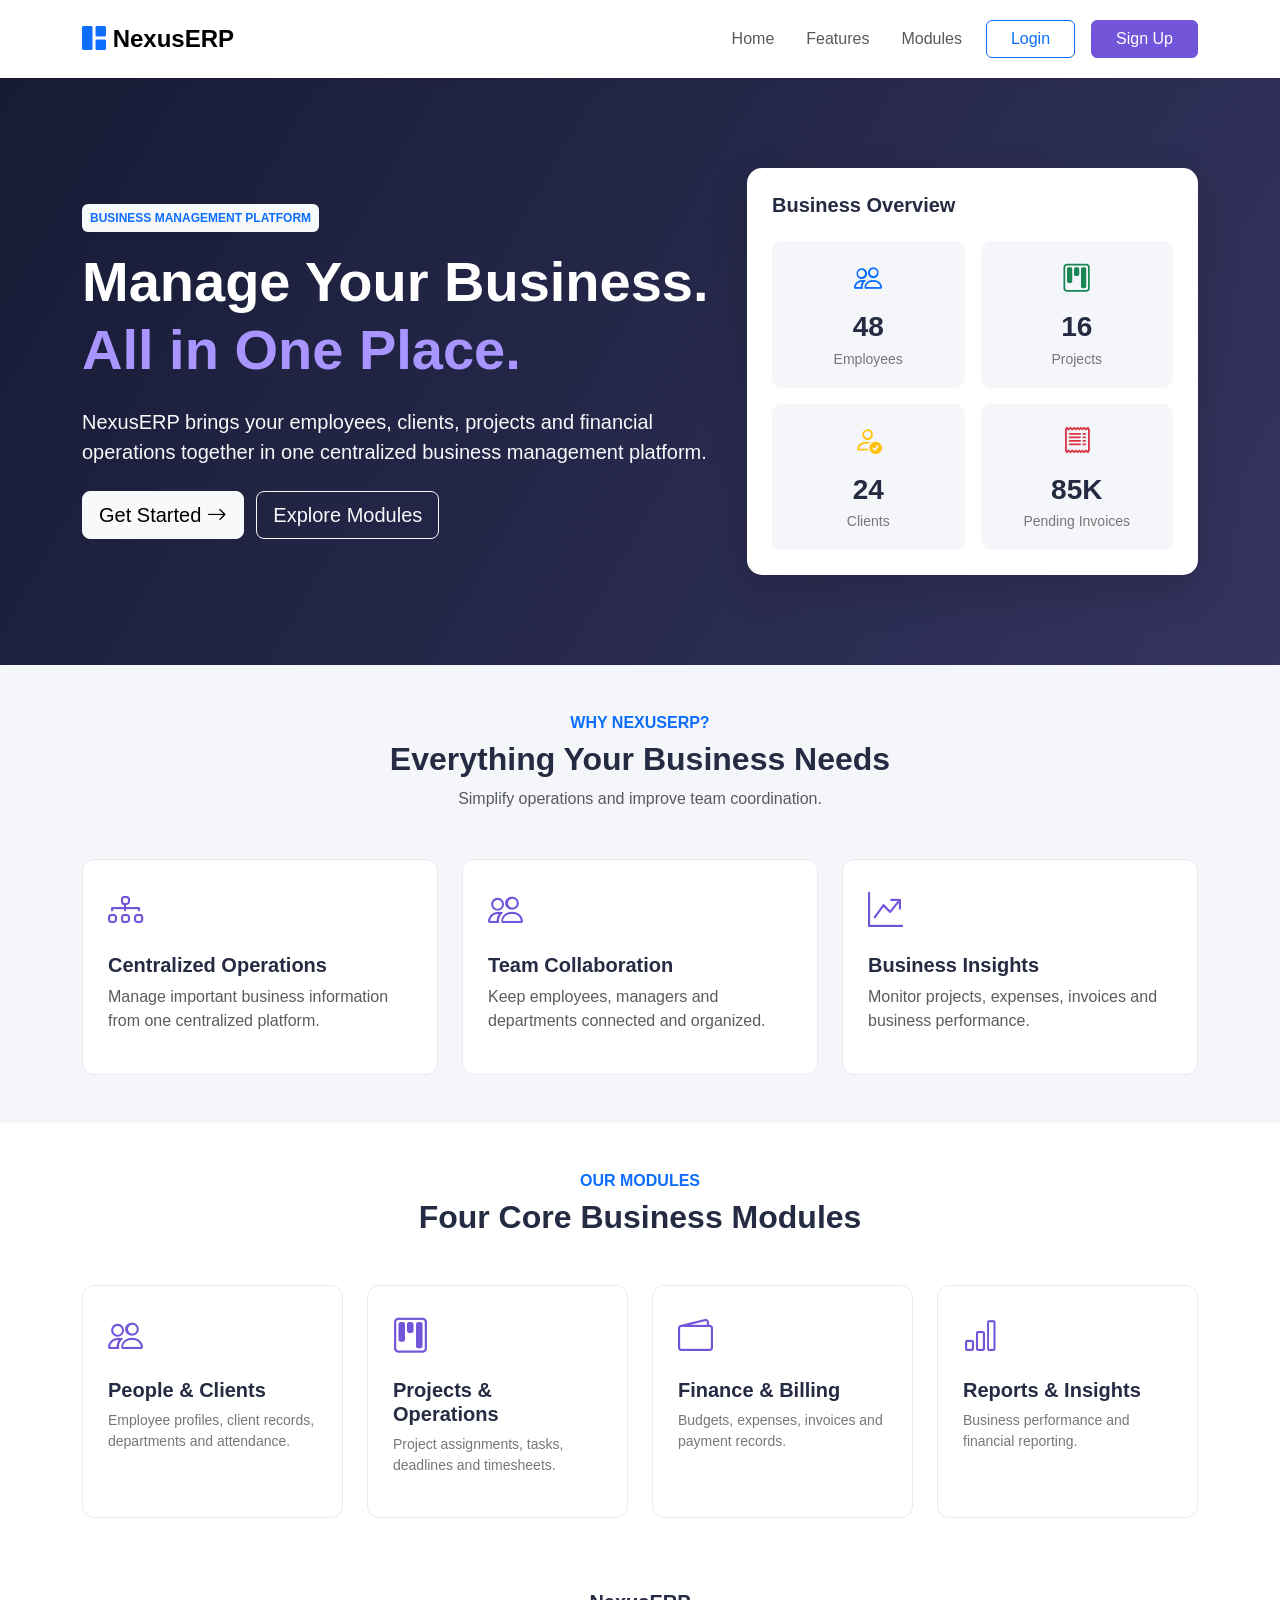
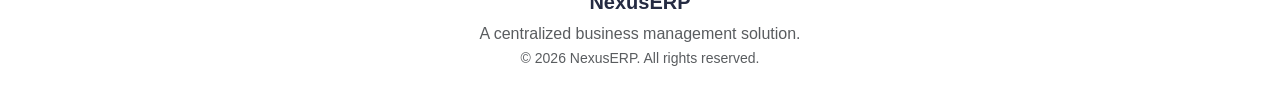
<file: index.html>
﻿
<!DOCTYPE html>
<html lang="en">
<head>
    <meta charset="UTF-8">
    <meta name="viewport" content="width=device-width, initial-scale=1.0">

    <title>NexusERP | Home</title>

    <!-- Bootstrap CSS -->
    <link href="https://cdn.jsdelivr.net/npm/bootstrap@5.3.3/dist/css/bootstrap.min.css" rel="stylesheet">

    <!-- Bootstrap Icons -->
    <link href="https://cdn.jsdelivr.net/npm/bootstrap-icons@1.11.3/font/bootstrap-icons.min.css" rel="stylesheet">

    <!-- Custom CSS -->
    <link rel="stylesheet" href="css/style.css">
</head>

<body>

    <!-- Navigation -->
    <nav class="navbar navbar-expand-lg navbar-light bg-white shadow-sm py-3">
        <div class="container">

            <a class="navbar-brand fw-bold fs-4" href="index.html">
                <i class="bi bi-grid-1x2-fill text-primary"></i>
                NexusERP
            </a>

            <button class="navbar-toggler" type="button"
                    data-bs-toggle="collapse"
                    data-bs-target="#navbarContent">
                <span class="navbar-toggler-icon"></span>
            </button>

            <div class="collapse navbar-collapse" id="navbarContent">

                <ul class="navbar-nav ms-auto align-items-lg-center gap-lg-3">
                    <li class="nav-item">
                        <a class="nav-link" href="#home">Home</a>
                    </li>

                    <li class="nav-item">
                        <a class="nav-link" href="#features">Features</a>
                    </li>

                    <li class="nav-item">
                        <a class="nav-link" href="#modules">Modules</a>
                    </li>

                    <li class="nav-item">
                        <a class="btn btn-outline-primary px-4" href="login.html">
                            Login
                        </a>
                    </li>

                    <li class="nav-item">
                        <a class="btn btn-primary px-4" href="signup.html">
                            Sign Up
                        </a>
                    </li>
                </ul>

            </div>
        </div>
    </nav>


    <!-- Hero Section -->
    <section class="hero-section" id="home">
        <div class="container">
            <div class="row align-items-center">

                <div class="col-lg-7">

                    <span class="badge bg-light text-primary mb-3 p-2">
                        BUSINESS MANAGEMENT PLATFORM
                    </span>

                    <h1 class="display-4 fw-bold text-white">
                        Manage Your Business.
                        <span class="hero-highlight">All in One Place.</span>
                    </h1>

                    <p class="lead text-light mt-4">
                        NexusERP brings your employees, clients, projects
                        and financial operations together in one centralized
                        business management platform.
                    </p>

                    <div class="mt-4">
                        <a href="login.html" class="btn btn-light btn-lg me-2">
                            Get Started
                            <i class="bi bi-arrow-right"></i>
                        </a>

                        <a href="#modules" class="btn btn-outline-light btn-lg">
                            Explore Modules
                        </a>
                    </div>

                </div>

                <div class="col-lg-5 mt-5 mt-lg-0">

                    <div class="hero-card">

                        <h5 class="fw-bold mb-4">
                            Business Overview
                        </h5>

                        <div class="row g-3">

                            <div class="col-6">
                                <div class="overview-box">
                                    <i class="bi bi-people text-primary fs-3"></i>
                                    <h3>48</h3>
                                    <small>Employees</small>
                                </div>
                            </div>

                            <div class="col-6">
                                <div class="overview-box">
                                    <i class="bi bi-kanban text-success fs-3"></i>
                                    <h3>16</h3>
                                    <small>Projects</small>
                                </div>
                            </div>

                            <div class="col-6">
                                <div class="overview-box">
                                    <i class="bi bi-person-check text-warning fs-3"></i>
                                    <h3>24</h3>
                                    <small>Clients</small>
                                </div>
                            </div>

                            <div class="col-6">
                                <div class="overview-box">
                                    <i class="bi bi-receipt text-danger fs-3"></i>
                                    <h3>85K</h3>
                                    <small>Pending Invoices</small>
                                </div>
                            </div>

                        </div>

                    </div>

                </div>

            </div>
        </div>
    </section>


    <!-- Features -->
    <section class="py-5" id="features">
        <div class="container">

            <div class="text-center mb-5">
                <h6 class="text-primary fw-bold">WHY NEXUSERP?</h6>
                <h2 class="fw-bold">Everything Your Business Needs</h2>
                <p class="text-muted">
                    Simplify operations and improve team coordination.
                </p>
            </div>

            <div class="row g-4">

                <div class="col-md-4">
                    <div class="feature-card">
                        <i class="bi bi-diagram-3 feature-icon"></i>
                        <h5 class="fw-bold mt-3">Centralized Operations</h5>
                        <p class="text-muted">
                            Manage important business information from
                            one centralized platform.
                        </p>
                    </div>
                </div>

                <div class="col-md-4">
                    <div class="feature-card">
                        <i class="bi bi-people feature-icon"></i>
                        <h5 class="fw-bold mt-3">Team Collaboration</h5>
                        <p class="text-muted">
                            Keep employees, managers and departments
                            connected and organized.
                        </p>
                    </div>
                </div>

                <div class="col-md-4">
                    <div class="feature-card">
                        <i class="bi bi-graph-up-arrow feature-icon"></i>
                        <h5 class="fw-bold mt-3">Business Insights</h5>
                        <p class="text-muted">
                            Monitor projects, expenses, invoices and
                            business performance.
                        </p>
                    </div>
                </div>

            </div>
        </div>
    </section>


    <!-- Modules -->
    <section class="py-5 bg-white" id="modules">
        <div class="container">

            <div class="text-center mb-5">
                <h6 class="text-primary fw-bold">OUR MODULES</h6>
                <h2 class="fw-bold">Four Core Business Modules</h2>
            </div>

            <div class="row g-4">

                <div class="col-md-6 col-lg-3">
                    <div class="module-card">
                        <i class="bi bi-people module-icon"></i>
                        <h5>People & Clients</h5>
                        <p>
                            Employee profiles, client records,
                            departments and attendance.
                        </p>
                    </div>
                </div>

                <div class="col-md-6 col-lg-3">
                    <div class="module-card">
                        <i class="bi bi-kanban module-icon"></i>
                        <h5>Projects & Operations</h5>
                        <p>
                            Project assignments, tasks,
                            deadlines and timesheets.
                        </p>
                    </div>
                </div>

                <div class="col-md-6 col-lg-3">
                    <div class="module-card">
                        <i class="bi bi-wallet2 module-icon"></i>
                        <h5>Finance & Billing</h5>
                        <p>
                            Budgets, expenses, invoices
                            and payment records.
                        </p>
                    </div>
                </div>

                <div class="col-md-6 col-lg-3">
                    <div class="module-card">
                        <i class="bi bi-bar-chart module-icon"></i>
                        <h5>Reports & Insights</h5>
                        <p>
                            Business performance and
                            financial reporting.
                        </p>
                    </div>
                </div>

            </div>
        </div>
    </section>


    <!-- Footer -->
    <footer class="text-center py-4">
        <div class="container">
            <h5 class="fw-bold">NexusERP</h5>
            <p class="text-muted mb-0">
                A centralized business management solution.
            </p>
            <small class="text-muted">
                © 2026 NexusERP. All rights reserved.
            </small>
        </div>
    </footer>


    <script src="https://cdn.jsdelivr.net/npm/bootstrap@5.3.3/dist/js/bootstrap.bundle.min.js"></script>

</body>
</html>
</file>
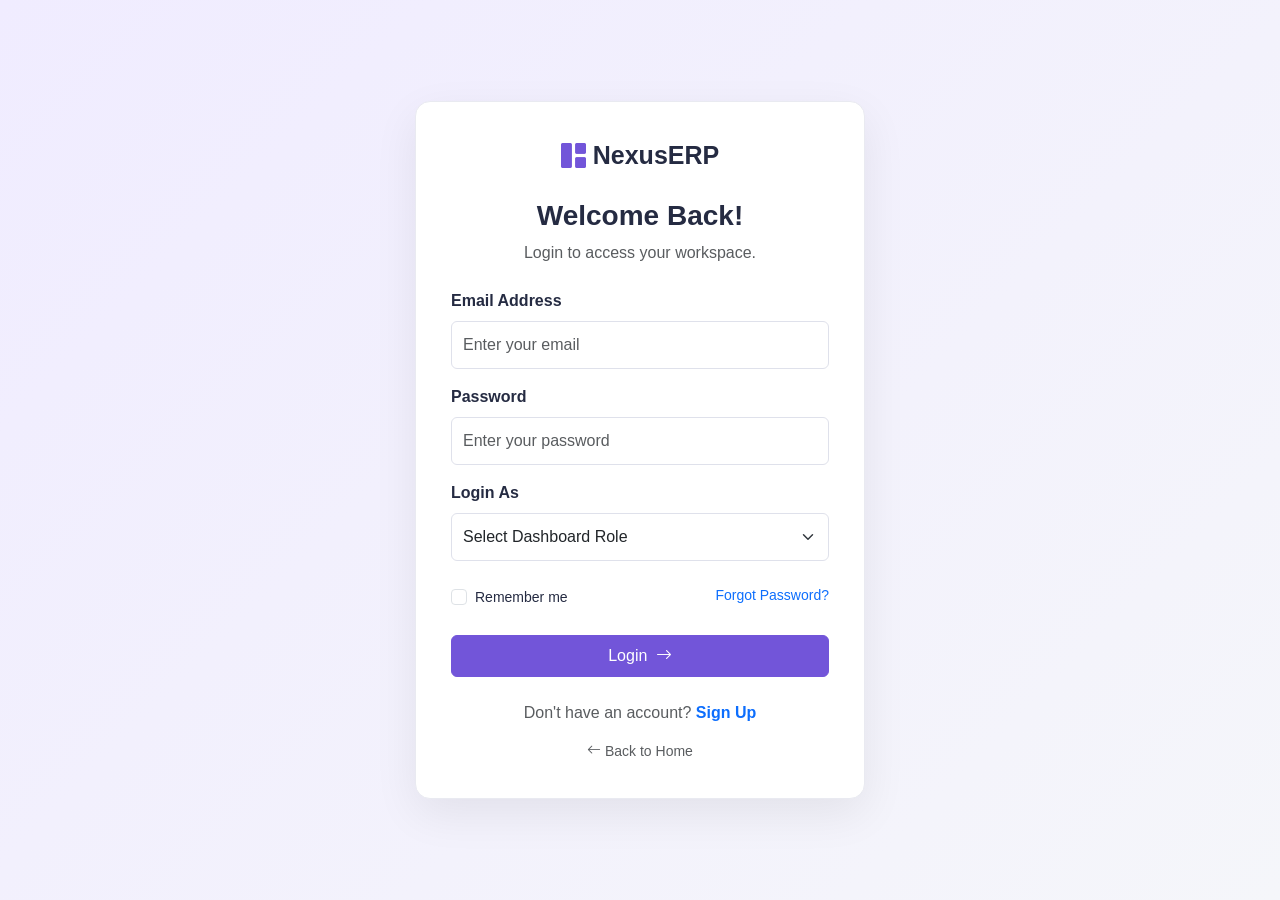
<file: login.html>
﻿
<!DOCTYPE html>
<html lang="en">
<head>
    <meta charset="UTF-8">
    <meta name="viewport" content="width=device-width, initial-scale=1.0">

    <title>Login | NexusERP</title>

    <link href="https://cdn.jsdelivr.net/npm/bootstrap@5.3.3/dist/css/bootstrap.min.css" rel="stylesheet">
    <link href="https://cdn.jsdelivr.net/npm/bootstrap-icons@1.11.3/font/bootstrap-icons.min.css" rel="stylesheet">
    <link rel="stylesheet" href="css/style.css">
</head>

<body class="auth-page">

    <div class="container">

        <div class="auth-card">

            <div class="text-center mb-4">

                <a href="index.html" class="brand-logo">
                    <i class="bi bi-grid-1x2-fill"></i>
                    NexusERP
                </a>

                <h3 class="fw-bold mt-4">Welcome Back!</h3>

                <p class="text-muted">
                    Login to access your workspace.
                </p>

            </div>


            <form id="loginForm">

                <div class="mb-3">

                    <label class="form-label fw-semibold">
                        Email Address
                    </label>

                    <input type="email"
                           class="form-control"
                           placeholder="Enter your email"
                           required>

                </div>


                <div class="mb-3">

                    <label class="form-label fw-semibold">
                        Password
                    </label>

                    <input type="password"
                           class="form-control"
                           placeholder="Enter your password"
                           required>

                </div>


                <div class="mb-4">

                    <label class="form-label fw-semibold">
                        Login As
                    </label>

                    <select class="form-select" id="role" required>
                        <option value="">Select Dashboard Role</option>
                        <option value="admin">Administrator</option>
                        <option value="hr">HR Manager</option>
                        <option value="project-manager">Project Manager</option>
                        <option value="employee">Employee</option>
                        <option value="accountant">Accountant</option>
                    </select>
                </div>


                <div class="d-flex justify-content-between mb-4">

                    <div class="form-check">
                        <input class="form-check-input" type="checkbox">
                        <label class="form-check-label small">
                            Remember me
                        </label>
                    </div>

                    <a href="#" class="small text-primary">
                        Forgot Password?
                    </a>

                </div>


                <button type="submit" class="btn btn-primary w-100 py-2">
                    Login
                    <i class="bi bi-arrow-right ms-1"></i>
                </button>

            </form>


            <div class="text-center mt-4">

                <p class="text-muted mb-0">
                    Don't have an account?
                    <a href="signup.html" class="text-primary fw-semibold">
                        Sign Up
                    </a>
                </p>

                <a href="index.html" class="small text-muted d-inline-block mt-3">
                    <i class="bi bi-arrow-left"></i>
                    Back to Home
                </a>

            </div>

        </div>

    </div>


    <script src="js/script.js"></script>

</body>
</html>
</file>
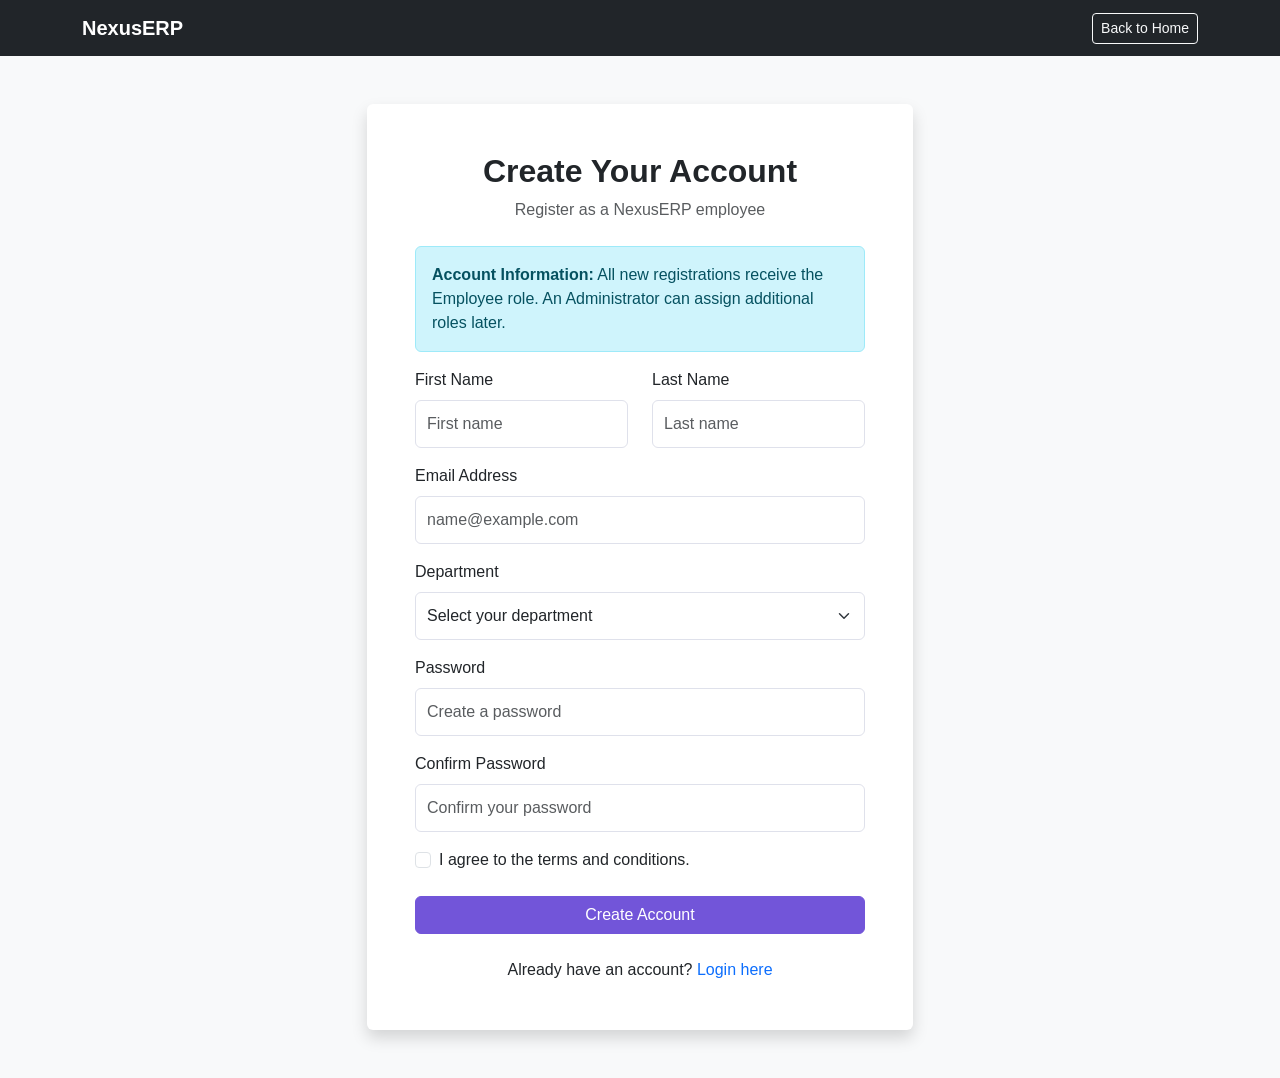
<file: signup.html>
﻿
<!DOCTYPE html>
<html lang="en">
<head>
    <meta charset="UTF-8">
    <meta name="viewport" content="width=device-width, initial-scale=1.0">
    <title>Sign Up | NexusERP</title>

    <link href="https://cdn.jsdelivr.net/npm/bootstrap@5.3.3/dist/css/bootstrap.min.css" rel="stylesheet">
    <link rel="stylesheet" href="css/style.css">
</head>
<body class="bg-light">

    <nav class="navbar navbar-expand-lg navbar-dark bg-dark">
        <div class="container">
            <a class="navbar-brand fw-bold" href="index.html">NexusERP</a>
            <a href="index.html" class="btn btn-outline-light btn-sm">Back to Home</a>
        </div>
    </nav>

    <div class="container py-5">
        <div class="row justify-content-center">
            <div class="col-md-7 col-lg-6">

                <div class="card shadow border-0">
                    <div class="card-body p-4 p-md-5">

                        <div class="text-center mb-4">
                            <h2 class="fw-bold">Create Your Account</h2>
                            <p class="text-muted">
                                Register as a NexusERP employee
                            </p>
                        </div>

                        <div class="alert alert-info">
                            <strong>Account Information:</strong>
                            All new registrations receive the Employee role.
                            An Administrator can assign additional roles later.
                        </div>

                        <form id="signupForm">

                            <div class="row">
                                <div class="col-md-6 mb-3">
                                    <label class="form-label">First Name</label>
                                    <input type="text" class="form-control"
                                           name="firstName" placeholder="First name" required>
                                </div>

                                <div class="col-md-6 mb-3">
                                    <label class="form-label">Last Name</label>
                                    <input type="text" class="form-control"
                                           name="lastName" placeholder="Last name" required>
                                </div>
                            </div>

                            <div class="mb-3">
                                <label class="form-label">Email Address</label>
                                <input type="email" class="form-control"
                                       name="email" placeholder="name@example.com" required>
                            </div>

                            <div class="mb-3">
                                <label class="form-label">Department</label>
                                <select class="form-select" name="department" required>
                                    <option value="">Select your department</option>
                                    <option value="Human Resources">Human Resources</option>
                                    <option value="Software Development">Software Development</option>
                                    <option value="Finance">Finance</option>
                                    <option value="Marketing">Marketing</option>
                                    <option value="Operations">Operations</option>
                                </select>
                            </div>

                            <div class="mb-3">
                                <label class="form-label">Password</label>
                                <input type="password" class="form-control"
                                       id="password" name="password"
                                       placeholder="Create a password" minlength="6" required>
                            </div>

                            <div class="mb-3">
                                <label class="form-label">Confirm Password</label>
                                <input type="password" class="form-control"
                                       id="confirmPassword" name="confirmPassword"
                                       placeholder="Confirm your password" minlength="6" required>
                            </div>

                            <div class="form-check mb-4">
                                <input class="form-check-input" type="checkbox"
                                       id="terms" required>
                                <label class="form-check-label" for="terms">
                                    I agree to the terms and conditions.
                                </label>
                            </div>

                            <button type="submit" class="btn btn-primary w-100">
                                Create Account
                            </button>

                        </form>

                        <p class="text-center mt-4 mb-0">
                            Already have an account?
                            <a href="login.html">Login here</a>
                        </p>

                    </div>
                </div>

            </div>
        </div>
    </div>

    <script src="https://cdn.jsdelivr.net/npm/bootstrap@5.3.3/dist/js/bootstrap.bundle.min.js"></script>
    <script src="js/script.js"></script>

    <script>
        document.getElementById("signupForm").addEventListener("submit", function (event) {
            event.preventDefault();

            const password = document.getElementById("password").value;
            const confirmPassword = document.getElementById("confirmPassword").value;

            if (password !== confirmPassword) {
                alert("Passwords do not match!");
                return;
            }

            alert("Registration successful! Your account is registered with the Employee role. An administrator can assign other roles.");
            this.reset();
        });
    </script>

</body>
</html>
</file>
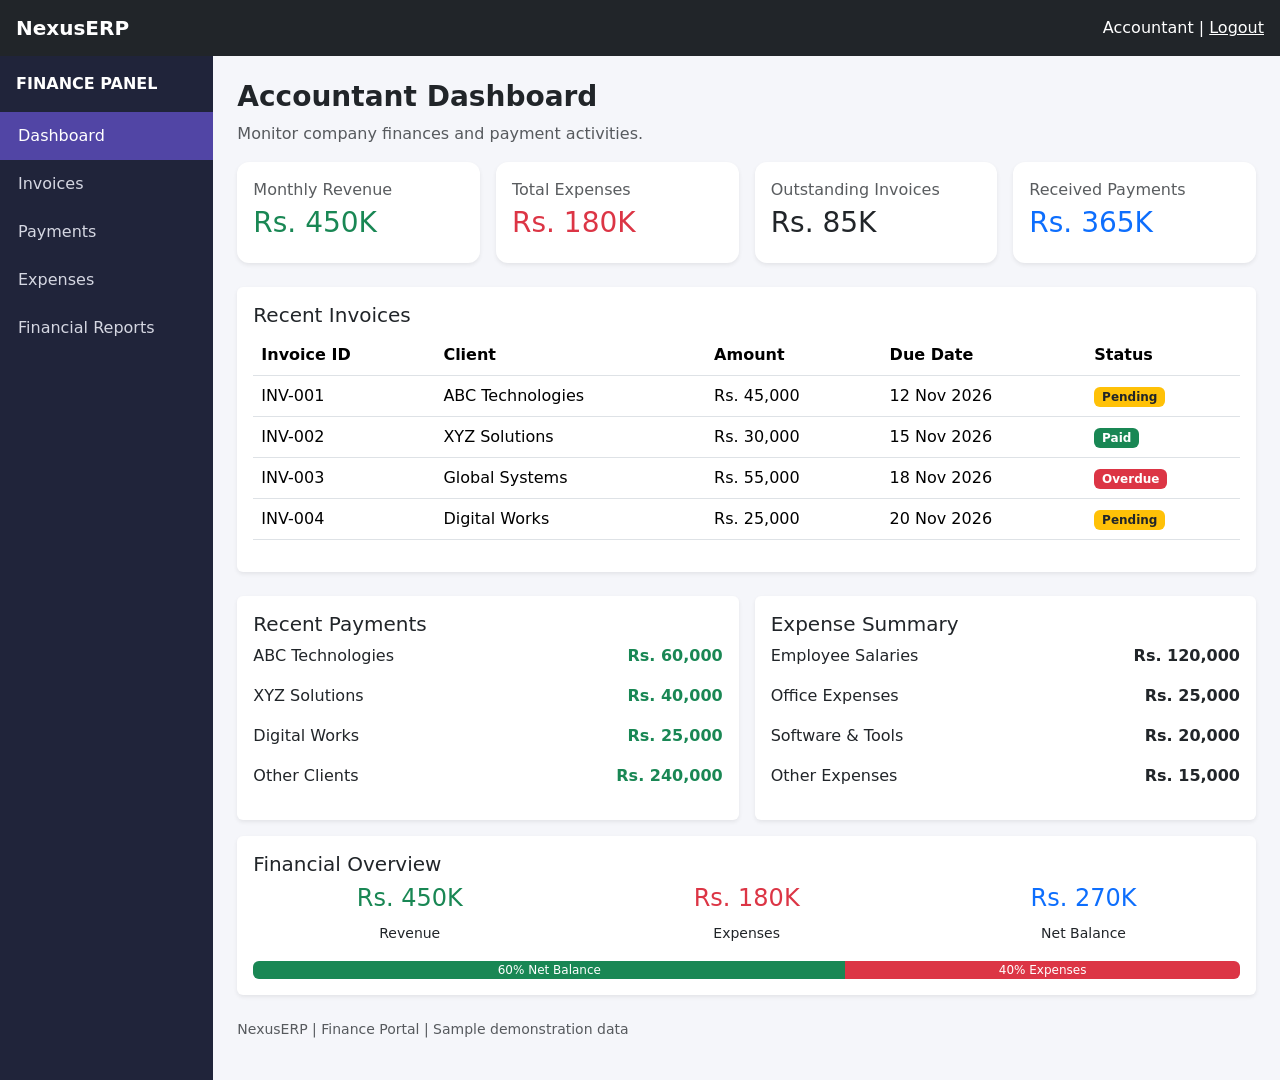
<file: dashboards/accountant.html>
﻿
<!DOCTYPE html>
<html lang="en">
<head>
    <meta charset="UTF-8">
    <meta name="viewport" content="width=device-width, initial-scale=1">
    <title>Accountant Dashboard | NexusERP</title>
    <link href="https://cdn.jsdelivr.net/npm/bootstrap@5.3.3/dist/css/bootstrap.min.css" rel="stylesheet">
    <style>
        body {
            background: #f5f6fa;
        }

        .sidebar {
            min-height: 100vh;
            background: #20243a;
        }

            .sidebar a {
                display: block;
                color: #d5d7e2;
                padding: 12px 18px;
                text-decoration: none;
            }

                .sidebar a:hover, .sidebar a.active {
                    background: #5145a5;
                    color: white;
                }

        .stat {
            border: 0;
            border-radius: 12px;
        }
    </style>
</head>
<body>
    <nav class="navbar navbar-dark bg-dark px-3">
        <a class="navbar-brand fw-bold" href="../index.html">NexusERP</a>
        <div class="text-white">Accountant | <a class="text-white" href="../login.html">Logout</a></div>
    </nav>

    <div class="container-fluid">
        <div class="row">
            <aside class="col-md-2 sidebar p-0">
                <div class="text-white fw-bold p-3">FINANCE PANEL</div>
                <a class="active" href="accountant.html">Dashboard</a>
                <a href="#invoices">Invoices</a>
                <a href="#payments">Payments</a>
                <a href="#expenses">Expenses</a>
                <a href="#reports">Financial Reports</a>
            </aside>

            <main class="col-md-10 p-4">
                <h3 class="fw-bold">Accountant Dashboard</h3>
                <p class="text-muted">Monitor company finances and payment activities.</p>

                <div class="row g-3 mb-4">
                    <div class="col-sm-6 col-xl-3"><div class="card stat shadow-sm p-3"><p class="text-muted mb-1">Monthly Revenue</p><h3 class="text-success">Rs. 450K</h3></div></div>
                    <div class="col-sm-6 col-xl-3"><div class="card stat shadow-sm p-3"><p class="text-muted mb-1">Total Expenses</p><h3 class="text-danger">Rs. 180K</h3></div></div>
                    <div class="col-sm-6 col-xl-3"><div class="card stat shadow-sm p-3"><p class="text-muted mb-1">Outstanding Invoices</p><h3>Rs. 85K</h3></div></div>
                    <div class="col-sm-6 col-xl-3"><div class="card stat shadow-sm p-3"><p class="text-muted mb-1">Received Payments</p><h3 class="text-primary">Rs. 365K</h3></div></div>
                </div>

                <div class="card shadow-sm border-0 p-3 mb-4" id="invoices">
                    <h5>Recent Invoices</h5>
                    <div class="table-responsive">
                        <table class="table table-hover align-middle">
                            <thead><tr><th>Invoice ID</th><th>Client</th><th>Amount</th><th>Due Date</th><th>Status</th></tr></thead>
                            <tbody>
                                <tr><td>INV-001</td><td>ABC Technologies</td><td>Rs. 45,000</td><td>12 Nov 2026</td><td><span class="badge bg-warning text-dark">Pending</span></td></tr>
                                <tr><td>INV-002</td><td>XYZ Solutions</td><td>Rs. 30,000</td><td>15 Nov 2026</td><td><span class="badge bg-success">Paid</span></td></tr>
                                <tr><td>INV-003</td><td>Global Systems</td><td>Rs. 55,000</td><td>18 Nov 2026</td><td><span class="badge bg-danger">Overdue</span></td></tr>
                                <tr><td>INV-004</td><td>Digital Works</td><td>Rs. 25,000</td><td>20 Nov 2026</td><td><span class="badge bg-warning text-dark">Pending</span></td></tr>
                            </tbody>
                        </table>
                    </div>
                </div>

                <div class="row g-3">
                    <div class="col-lg-6" id="payments">
                        <div class="card shadow-sm border-0 p-3">
                            <h5>Recent Payments</h5>
                            <p>ABC Technologies <strong class="float-end text-success">Rs. 60,000</strong></p>
                            <p>XYZ Solutions <strong class="float-end text-success">Rs. 40,000</strong></p>
                            <p>Digital Works <strong class="float-end text-success">Rs. 25,000</strong></p>
                            <p>Other Clients <strong class="float-end text-success">Rs. 240,000</strong></p>
                        </div>
                    </div>

                    <div class="col-lg-6" id="expenses">
                        <div class="card shadow-sm border-0 p-3">
                            <h5>Expense Summary</h5>
                            <p>Employee Salaries <strong class="float-end">Rs. 120,000</strong></p>
                            <p>Office Expenses <strong class="float-end">Rs. 25,000</strong></p>
                            <p>Software & Tools <strong class="float-end">Rs. 20,000</strong></p>
                            <p>Other Expenses <strong class="float-end">Rs. 15,000</strong></p>
                        </div>
                    </div>

                    <div class="col-12" id="reports">
                        <div class="card shadow-sm border-0 p-3">
                            <h5>Financial Overview</h5>
                            <div class="row text-center">
                                <div class="col-md-4 mb-3"><h4 class="text-success">Rs. 450K</h4><small>Revenue</small></div>
                                <div class="col-md-4 mb-3"><h4 class="text-danger">Rs. 180K</h4><small>Expenses</small></div>
                                <div class="col-md-4 mb-3"><h4 class="text-primary">Rs. 270K</h4><small>Net Balance</small></div>
                            </div>
                            <div class="progress" style="height:18px">
                                <div class="progress-bar bg-success" style="width:60%">60% Net Balance</div>
                                <div class="progress-bar bg-danger" style="width:40%">40% Expenses</div>
                            </div>
                        </div>
                    </div>
                </div>
                <p class="text-muted small mt-4">NexusERP | Finance Portal | Sample demonstration data</p>
            </main>
        </div>
    </div>
</body>
</html>
</file>
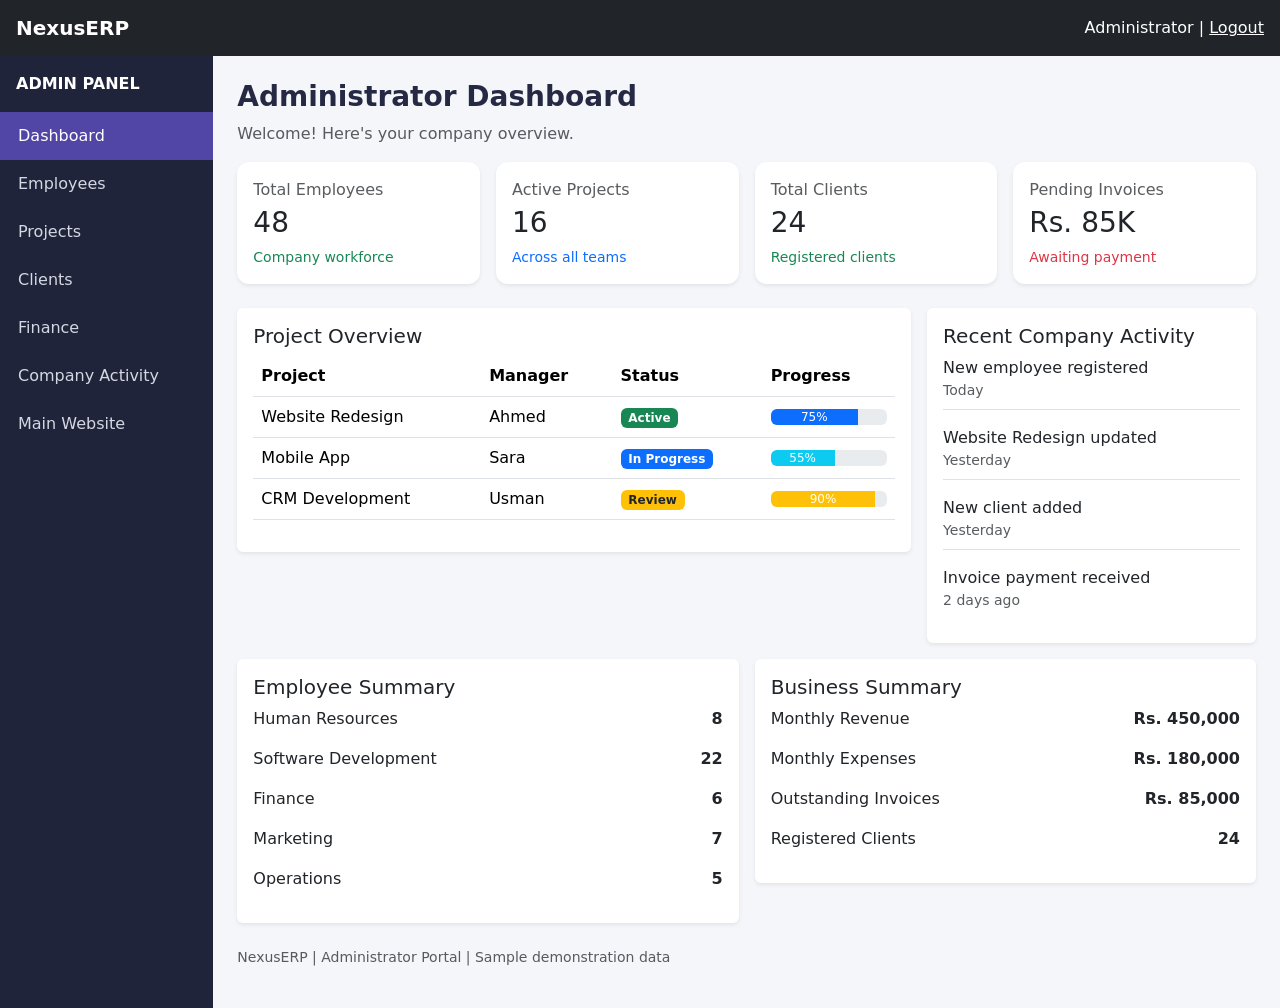
<file: dashboards/admin.html>
﻿
<!DOCTYPE html>
<html lang="en">
<head>
    <meta charset="UTF-8">
    <meta name="viewport" content="width=device-width, initial-scale=1">
    <title>Administrator Dashboard | NexusERP</title>
    <link href="https://cdn.jsdelivr.net/npm/bootstrap@5.3.3/dist/css/bootstrap.min.css" rel="stylesheet">
    <style>
        body {
            background: #f5f6fa;
        }

        .sidebar {
            min-height: 100vh;
            background: #20243a;
        }

            .sidebar a {
                display: block;
                color: #d5d7e2;
                padding: 12px 18px;
                text-decoration: none;
            }

                .sidebar a:hover, .sidebar a.active {
                    background: #5145a5;
                    color: white;
                }

        .stat {
            border: 0;
            border-radius: 12px;
        }

        .main-title {
            color: #252943;
        }
    </style>
</head>
<body>
    <nav class="navbar navbar-dark bg-dark px-3">
        <a class="navbar-brand fw-bold" href="../index.html">NexusERP</a>
        <div class="text-white">Administrator | <a class="text-white" href="../login.html">Logout</a></div>
    </nav>

    <div class="container-fluid">
        <div class="row">
            <aside class="col-md-2 sidebar p-0">
                <div class="text-white fw-bold p-3">ADMIN PANEL</div>
                <a class="active" href="admin.html">Dashboard</a>
                <a href="#employees">Employees</a>
                <a href="#projects">Projects</a>
                <a href="#clients">Clients</a>
                <a href="#finance">Finance</a>
                <a href="#activity">Company Activity</a>
                <a href="../index.html">Main Website</a>
            </aside>

            <main class="col-md-10 p-4">
                <h3 class="main-title fw-bold">Administrator Dashboard</h3>
                <p class="text-muted">Welcome! Here's your company overview.</p>

                <div class="row g-3 mb-4">
                    <div class="col-sm-6 col-xl-3"><div class="card stat shadow-sm p-3"><p class="text-muted mb-1">Total Employees</p><h3>48</h3><small class="text-success">Company workforce</small></div></div>
                    <div class="col-sm-6 col-xl-3"><div class="card stat shadow-sm p-3"><p class="text-muted mb-1">Active Projects</p><h3>16</h3><small class="text-primary">Across all teams</small></div></div>
                    <div class="col-sm-6 col-xl-3"><div class="card stat shadow-sm p-3"><p class="text-muted mb-1">Total Clients</p><h3>24</h3><small class="text-success">Registered clients</small></div></div>
                    <div class="col-sm-6 col-xl-3"><div class="card stat shadow-sm p-3"><p class="text-muted mb-1">Pending Invoices</p><h3>Rs. 85K</h3><small class="text-danger">Awaiting payment</small></div></div>
                </div>

                <div class="row g-3">
                    <div class="col-lg-8" id="projects">
                        <div class="card shadow-sm border-0 p-3">
                            <h5>Project Overview</h5>
                            <div class="table-responsive">
                                <table class="table table-hover align-middle">
                                    <thead><tr><th>Project</th><th>Manager</th><th>Status</th><th>Progress</th></tr></thead>
                                    <tbody>
                                        <tr><td>Website Redesign</td><td>Ahmed</td><td><span class="badge bg-success">Active</span></td><td><div class="progress"><div class="progress-bar" style="width:75%">75%</div></div></td></tr>
                                        <tr><td>Mobile App</td><td>Sara</td><td><span class="badge bg-primary">In Progress</span></td><td><div class="progress"><div class="progress-bar bg-info" style="width:55%">55%</div></div></td></tr>
                                        <tr><td>CRM Development</td><td>Usman</td><td><span class="badge bg-warning text-dark">Review</span></td><td><div class="progress"><div class="progress-bar bg-warning" style="width:90%">90%</div></div></td></tr>
                                    </tbody>
                                </table>
                            </div>
                        </div>
                    </div>

                    <div class="col-lg-4" id="activity">
                        <div class="card shadow-sm border-0 p-3">
                            <h5>Recent Company Activity</h5>
                            <p class="border-bottom pb-2">New employee registered <small class="d-block text-muted">Today</small></p>
                            <p class="border-bottom pb-2">Website Redesign updated <small class="d-block text-muted">Yesterday</small></p>
                            <p class="border-bottom pb-2">New client added <small class="d-block text-muted">Yesterday</small></p>
                            <p>Invoice payment received <small class="d-block text-muted">2 days ago</small></p>
                        </div>
                    </div>

                    <div class="col-md-6" id="employees">
                        <div class="card shadow-sm border-0 p-3">
                            <h5>Employee Summary</h5>
                            <p>Human Resources <strong class="float-end">8</strong></p>
                            <p>Software Development <strong class="float-end">22</strong></p>
                            <p>Finance <strong class="float-end">6</strong></p>
                            <p>Marketing <strong class="float-end">7</strong></p>
                            <p>Operations <strong class="float-end">5</strong></p>
                        </div>
                    </div>

                    <div class="col-md-6" id="clients">
                        <div class="card shadow-sm border-0 p-3" id="finance">
                            <h5>Business Summary</h5>
                            <p>Monthly Revenue <strong class="float-end">Rs. 450,000</strong></p>
                            <p>Monthly Expenses <strong class="float-end">Rs. 180,000</strong></p>
                            <p>Outstanding Invoices <strong class="float-end">Rs. 85,000</strong></p>
                            <p>Registered Clients <strong class="float-end">24</strong></p>
                        </div>
                    </div>
                </div>
                <p class="text-muted small mt-4">NexusERP | Administrator Portal | Sample demonstration data</p>
            </main>
        </div>
    </div>
</body>
</html>
</file>
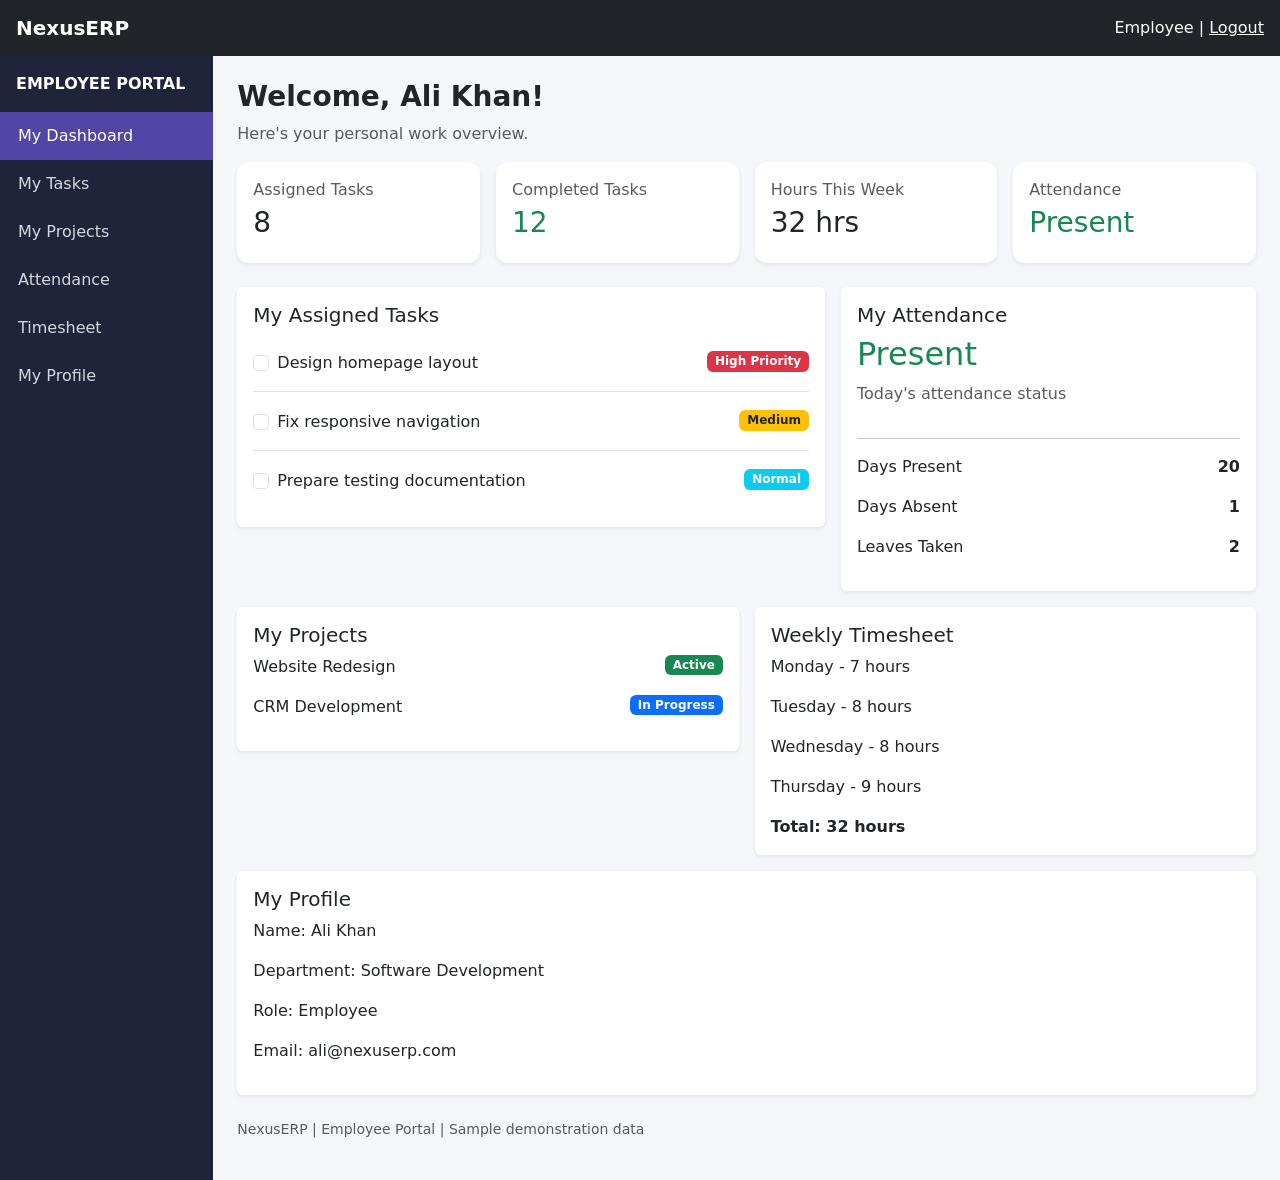
<file: dashboards/employee.html>
﻿
<!DOCTYPE html>
<html lang="en">
<head>
    <meta charset="UTF-8">
    <meta name="viewport" content="width=device-width, initial-scale=1">
    <title>Employee Dashboard | NexusERP</title>
    <link href="https://cdn.jsdelivr.net/npm/bootstrap@5.3.3/dist/css/bootstrap.min.css" rel="stylesheet">
    <style>
        body {
            background: #f5f6fa;
        }

        .sidebar {
            min-height: 100vh;
            background: #20243a;
        }

            .sidebar a {
                display: block;
                color: #d5d7e2;
                padding: 12px 18px;
                text-decoration: none;
            }

                .sidebar a:hover, .sidebar a.active {
                    background: #5145a5;
                    color: white;
                }

        .stat {
            border: 0;
            border-radius: 12px;
        }
    </style>
</head>
<body>
    <nav class="navbar navbar-dark bg-dark px-3">
        <a class="navbar-brand fw-bold" href="../index.html">NexusERP</a>
        <div class="text-white">Employee | <a class="text-white" href="../login.html">Logout</a></div>
    </nav>

    <div class="container-fluid">
        <div class="row">
            <aside class="col-md-2 sidebar p-0">
                <div class="text-white fw-bold p-3">EMPLOYEE PORTAL</div>
                <a class="active" href="employee.html">My Dashboard</a>
                <a href="#tasks">My Tasks</a>
                <a href="#projects">My Projects</a>
                <a href="#attendance">Attendance</a>
                <a href="#timesheet">Timesheet</a>
                <a href="#profile">My Profile</a>
            </aside>

            <main class="col-md-10 p-4">
                <h3 class="fw-bold">Welcome, Ali Khan!</h3>
                <p class="text-muted">Here's your personal work overview.</p>

                <div class="row g-3 mb-4">
                    <div class="col-sm-6 col-xl-3"><div class="card stat shadow-sm p-3"><p class="text-muted mb-1">Assigned Tasks</p><h3>8</h3></div></div>
                    <div class="col-sm-6 col-xl-3"><div class="card stat shadow-sm p-3"><p class="text-muted mb-1">Completed Tasks</p><h3 class="text-success">12</h3></div></div>
                    <div class="col-sm-6 col-xl-3"><div class="card stat shadow-sm p-3"><p class="text-muted mb-1">Hours This Week</p><h3>32 hrs</h3></div></div>
                    <div class="col-sm-6 col-xl-3"><div class="card stat shadow-sm p-3"><p class="text-muted mb-1">Attendance</p><h3 class="text-success">Present</h3></div></div>
                </div>

                <div class="row g-3">
                    <div class="col-lg-7" id="tasks">
                        <div class="card shadow-sm border-0 p-3">
                            <h5>My Assigned Tasks</h5>
                            <div class="form-check border-bottom py-3"><input class="form-check-input" type="checkbox" id="e1"><label class="form-check-label" for="e1">Design homepage layout</label><span class="badge bg-danger float-end">High Priority</span></div>
                            <div class="form-check border-bottom py-3"><input class="form-check-input" type="checkbox" id="e2"><label class="form-check-label" for="e2">Fix responsive navigation</label><span class="badge bg-warning text-dark float-end">Medium</span></div>
                            <div class="form-check py-3"><input class="form-check-input" type="checkbox" id="e3"><label class="form-check-label" for="e3">Prepare testing documentation</label><span class="badge bg-info float-end">Normal</span></div>
                        </div>
                    </div>

                    <div class="col-lg-5" id="attendance">
                        <div class="card shadow-sm border-0 p-3">
                            <h5>My Attendance</h5>
                            <h2 class="text-success">Present</h2>
                            <p class="text-muted">Today's attendance status</p>
                            <hr>
                            <p>Days Present <strong class="float-end">20</strong></p>
                            <p>Days Absent <strong class="float-end">1</strong></p>
                            <p>Leaves Taken <strong class="float-end">2</strong></p>
                        </div>
                    </div>

                    <div class="col-md-6" id="projects">
                        <div class="card shadow-sm border-0 p-3">
                            <h5>My Projects</h5>
                            <p>Website Redesign <span class="badge bg-success float-end">Active</span></p>
                            <p>CRM Development <span class="badge bg-primary float-end">In Progress</span></p>
                        </div>
                    </div>

                    <div class="col-md-6" id="timesheet">
                        <div class="card shadow-sm border-0 p-3">
                            <h5>Weekly Timesheet</h5>
                            <p>Monday - 7 hours</p>
                            <p>Tuesday - 8 hours</p>
                            <p>Wednesday - 8 hours</p>
                            <p>Thursday - 9 hours</p>
                            <strong>Total: 32 hours</strong>
                        </div>
                    </div>

                    <div class="col-12" id="profile">
                        <div class="card shadow-sm border-0 p-3">
                            <h5>My Profile</h5>
                            <p>Name: Ali Khan</p>
                            <p>Department: Software Development</p>
                            <p>Role: Employee</p>
                            <p>Email: ali@nexuserp.com</p>
                        </div>
                    </div>
                </div>
                <p class="text-muted small mt-4">NexusERP | Employee Portal | Sample demonstration data</p>
            </main>
        </div>
    </div>
</body>
</html>
</file>
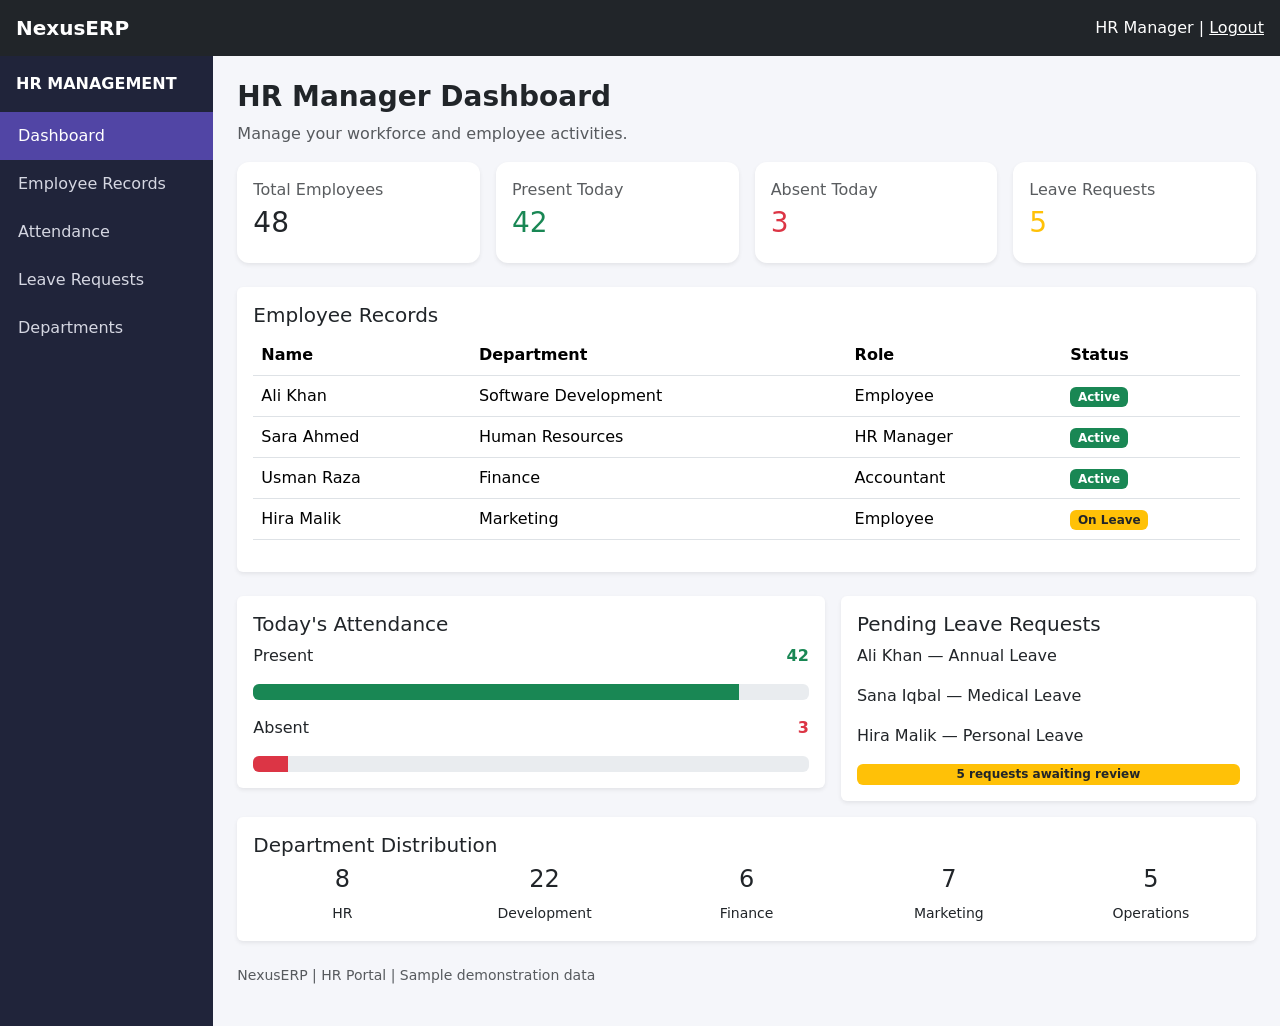
<file: dashboards/hr.html>
﻿
<!DOCTYPE html>
<html lang="en">
<head>
    <meta charset="UTF-8">
    <meta name="viewport" content="width=device-width, initial-scale=1">
    <title>HR Dashboard | NexusERP</title>
    <link href="https://cdn.jsdelivr.net/npm/bootstrap@5.3.3/dist/css/bootstrap.min.css" rel="stylesheet">
    <style>
        body {
            background: #f5f6fa;
        }

        .sidebar {
            min-height: 100vh;
            background: #20243a;
        }

            .sidebar a {
                display: block;
                color: #d5d7e2;
                padding: 12px 18px;
                text-decoration: none;
            }

                .sidebar a:hover, .sidebar a.active {
                    background: #5145a5;
                    color: white;
                }

        .stat {
            border: 0;
            border-radius: 12px;
        }
    </style>
</head>
<body>
    <nav class="navbar navbar-dark bg-dark px-3">
        <a class="navbar-brand fw-bold" href="../index.html">NexusERP</a>
        <div class="text-white">HR Manager | <a class="text-white" href="../login.html">Logout</a></div>
    </nav>

    <div class="container-fluid">
        <div class="row">
            <aside class="col-md-2 sidebar p-0">
                <div class="text-white fw-bold p-3">HR MANAGEMENT</div>
                <a class="active" href="hr.html">Dashboard</a>
                <a href="#employees">Employee Records</a>
                <a href="#attendance">Attendance</a>
                <a href="#leaves">Leave Requests</a>
                <a href="#departments">Departments</a>
            </aside>

            <main class="col-md-10 p-4">
                <h3 class="fw-bold">HR Manager Dashboard</h3>
                <p class="text-muted">Manage your workforce and employee activities.</p>

                <div class="row g-3 mb-4">
                    <div class="col-sm-6 col-xl-3"><div class="card stat shadow-sm p-3"><p class="text-muted mb-1">Total Employees</p><h3>48</h3></div></div>
                    <div class="col-sm-6 col-xl-3"><div class="card stat shadow-sm p-3"><p class="text-muted mb-1">Present Today</p><h3 class="text-success">42</h3></div></div>
                    <div class="col-sm-6 col-xl-3"><div class="card stat shadow-sm p-3"><p class="text-muted mb-1">Absent Today</p><h3 class="text-danger">3</h3></div></div>
                    <div class="col-sm-6 col-xl-3"><div class="card stat shadow-sm p-3"><p class="text-muted mb-1">Leave Requests</p><h3 class="text-warning">5</h3></div></div>
                </div>

                <div class="card shadow-sm border-0 p-3 mb-4" id="employees">
                    <h5>Employee Records</h5>
                    <div class="table-responsive">
                        <table class="table table-hover">
                            <thead><tr><th>Name</th><th>Department</th><th>Role</th><th>Status</th></tr></thead>
                            <tbody>
                                <tr><td>Ali Khan</td><td>Software Development</td><td>Employee</td><td><span class="badge bg-success">Active</span></td></tr>
                                <tr><td>Sara Ahmed</td><td>Human Resources</td><td>HR Manager</td><td><span class="badge bg-success">Active</span></td></tr>
                                <tr><td>Usman Raza</td><td>Finance</td><td>Accountant</td><td><span class="badge bg-success">Active</span></td></tr>
                                <tr><td>Hira Malik</td><td>Marketing</td><td>Employee</td><td><span class="badge bg-warning text-dark">On Leave</span></td></tr>
                            </tbody>
                        </table>
                    </div>
                </div>

                <div class="row g-3">
                    <div class="col-lg-7" id="attendance">
                        <div class="card shadow-sm border-0 p-3">
                            <h5>Today's Attendance</h5>
                            <p>Present <strong class="float-end text-success">42</strong></p>
                            <div class="progress mb-3"><div class="progress-bar bg-success" style="width:87.5%"></div></div>
                            <p>Absent <strong class="float-end text-danger">3</strong></p>
                            <div class="progress"><div class="progress-bar bg-danger" style="width:6.25%"></div></div>
                        </div>
                    </div>
                    <div class="col-lg-5" id="leaves">
                        <div class="card shadow-sm border-0 p-3">
                            <h5>Pending Leave Requests</h5>
                            <p>Ali Khan — Annual Leave</p>
                            <p>Sana Iqbal — Medical Leave</p>
                            <p>Hira Malik — Personal Leave</p>
                            <span class="badge bg-warning text-dark">5 requests awaiting review</span>
                        </div>
                    </div>
                    <div class="col-12" id="departments">
                        <div class="card shadow-sm border-0 p-3">
                            <h5>Department Distribution</h5>
                            <div class="row text-center">
                                <div class="col"><h4>8</h4><small>HR</small></div>
                                <div class="col"><h4>22</h4><small>Development</small></div>
                                <div class="col"><h4>6</h4><small>Finance</small></div>
                                <div class="col"><h4>7</h4><small>Marketing</small></div>
                                <div class="col"><h4>5</h4><small>Operations</small></div>
                            </div>
                        </div>
                    </div>
                </div>
                <p class="text-muted small mt-4">NexusERP | HR Portal | Sample demonstration data</p>
            </main>
        </div>
    </div>
</body>
</html>
</file>
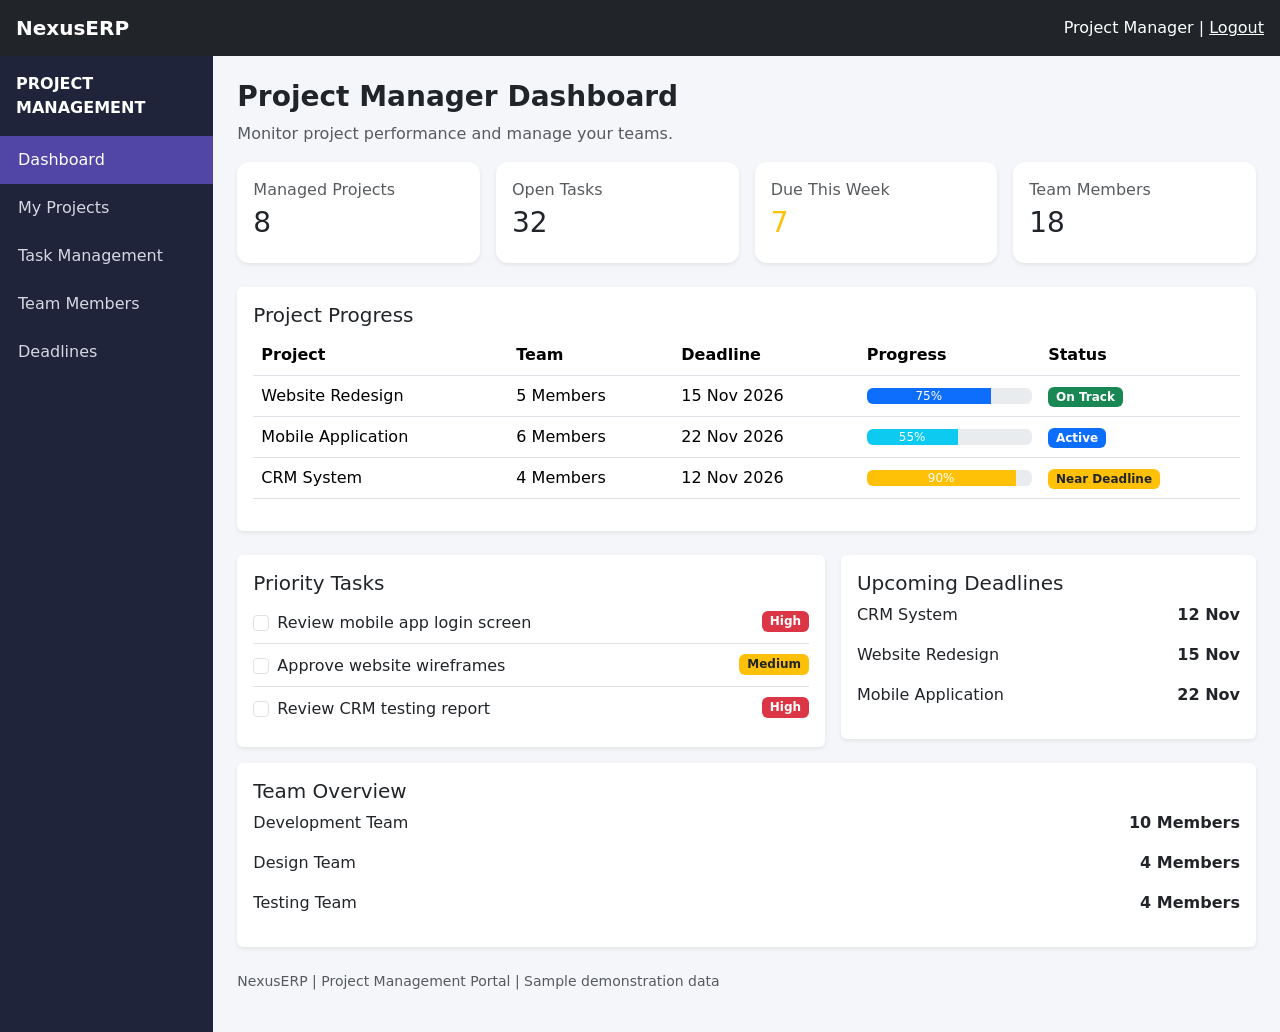
<file: dashboards/project-manager.html>
﻿
<!DOCTYPE html>
<html lang="en">
<head>
    <meta charset="UTF-8">
    <meta name="viewport" content="width=device-width, initial-scale=1">
    <title>Project Manager Dashboard | NexusERP</title>
    <link href="https://cdn.jsdelivr.net/npm/bootstrap@5.3.3/dist/css/bootstrap.min.css" rel="stylesheet">
    <style>
        body {
            background: #f5f6fa;
        }

        .sidebar {
            min-height: 100vh;
            background: #20243a;
        }

            .sidebar a {
                display: block;
                color: #d5d7e2;
                padding: 12px 18px;
                text-decoration: none;
            }

                .sidebar a:hover, .sidebar a.active {
                    background: #5145a5;
                    color: white;
                }

        .stat {
            border: 0;
            border-radius: 12px;
        }
    </style>
</head>
<body>
    <nav class="navbar navbar-dark bg-dark px-3">
        <a class="navbar-brand fw-bold" href="../index.html">NexusERP</a>
        <div class="text-white">Project Manager | <a class="text-white" href="../login.html">Logout</a></div>
    </nav>

    <div class="container-fluid">
        <div class="row">
            <aside class="col-md-2 sidebar p-0">
                <div class="text-white fw-bold p-3">PROJECT MANAGEMENT</div>
                <a class="active" href="project-manager.html">Dashboard</a>
                <a href="#projects">My Projects</a>
                <a href="#tasks">Task Management</a>
                <a href="#team">Team Members</a>
                <a href="#deadlines">Deadlines</a>
            </aside>

            <main class="col-md-10 p-4">
                <h3 class="fw-bold">Project Manager Dashboard</h3>
                <p class="text-muted">Monitor project performance and manage your teams.</p>

                <div class="row g-3 mb-4">
                    <div class="col-sm-6 col-xl-3"><div class="card stat shadow-sm p-3"><p class="text-muted mb-1">Managed Projects</p><h3>8</h3></div></div>
                    <div class="col-sm-6 col-xl-3"><div class="card stat shadow-sm p-3"><p class="text-muted mb-1">Open Tasks</p><h3>32</h3></div></div>
                    <div class="col-sm-6 col-xl-3"><div class="card stat shadow-sm p-3"><p class="text-muted mb-1">Due This Week</p><h3 class="text-warning">7</h3></div></div>
                    <div class="col-sm-6 col-xl-3"><div class="card stat shadow-sm p-3"><p class="text-muted mb-1">Team Members</p><h3>18</h3></div></div>
                </div>

                <div class="card shadow-sm border-0 p-3 mb-4" id="projects">
                    <h5>Project Progress</h5>
                    <div class="table-responsive">
                        <table class="table table-hover align-middle">
                            <thead><tr><th>Project</th><th>Team</th><th>Deadline</th><th>Progress</th><th>Status</th></tr></thead>
                            <tbody>
                                <tr><td>Website Redesign</td><td>5 Members</td><td>15 Nov 2026</td><td><div class="progress" style="min-width:100px"><div class="progress-bar" style="width:75%">75%</div></div></td><td><span class="badge bg-success">On Track</span></td></tr>
                                <tr><td>Mobile Application</td><td>6 Members</td><td>22 Nov 2026</td><td><div class="progress" style="min-width:100px"><div class="progress-bar bg-info" style="width:55%">55%</div></div></td><td><span class="badge bg-primary">Active</span></td></tr>
                                <tr><td>CRM System</td><td>4 Members</td><td>12 Nov 2026</td><td><div class="progress" style="min-width:100px"><div class="progress-bar bg-warning" style="width:90%">90%</div></div></td><td><span class="badge bg-warning text-dark">Near Deadline</span></td></tr>
                            </tbody>
                        </table>
                    </div>
                </div>

                <div class="row g-3">
                    <div class="col-lg-7" id="tasks">
                        <div class="card shadow-sm border-0 p-3">
                            <h5>Priority Tasks</h5>
                            <div class="form-check border-bottom py-2"><input class="form-check-input" type="checkbox" id="t1"><label class="form-check-label" for="t1">Review mobile app login screen</label><span class="badge bg-danger float-end">High</span></div>
                            <div class="form-check border-bottom py-2"><input class="form-check-input" type="checkbox" id="t2"><label class="form-check-label" for="t2">Approve website wireframes</label><span class="badge bg-warning text-dark float-end">Medium</span></div>
                            <div class="form-check py-2"><input class="form-check-input" type="checkbox" id="t3"><label class="form-check-label" for="t3">Review CRM testing report</label><span class="badge bg-danger float-end">High</span></div>
                        </div>
                    </div>
                    <div class="col-lg-5" id="deadlines">
                        <div class="card shadow-sm border-0 p-3">
                            <h5>Upcoming Deadlines</h5>
                            <p>CRM System <strong class="float-end">12 Nov</strong></p>
                            <p>Website Redesign <strong class="float-end">15 Nov</strong></p>
                            <p>Mobile Application <strong class="float-end">22 Nov</strong></p>
                        </div>
                    </div>
                    <div class="col-12" id="team">
                        <div class="card shadow-sm border-0 p-3">
                            <h5>Team Overview</h5>
                            <p>Development Team <strong class="float-end">10 Members</strong></p>
                            <p>Design Team <strong class="float-end">4 Members</strong></p>
                            <p>Testing Team <strong class="float-end">4 Members</strong></p>
                        </div>
                    </div>
                </div>
                <p class="text-muted small mt-4">NexusERP | Project Management Portal | Sample demonstration data</p>
            </main>
        </div>
    </div>
</body>
</html>
</file>
<file: css/style.css>
﻿
/* General Styling */

body {
    font-family: Arial, sans-serif;
    color: #252b42;
    background-color: #f5f6fa;
}

a {
    text-decoration: none;
}


/* Primary Button */

.btn-primary {
    background-color: #7255d9;
    border-color: #7255d9;
}

    .btn-primary:hover {
        background-color: #5e43c1;
        border-color: #5e43c1;
    }


/* Hero Section */

.hero-section {
    background: linear-gradient(120deg, #171b35, #34345f);
    padding: 90px 0;
}

.hero-highlight {
    color: #a995ff;
}


/* Hero Dashboard Card */

.hero-card {
    background-color: white;
    border-radius: 15px;
    padding: 25px;
    box-shadow: 0 15px 40px rgba(0, 0, 0, 0.15);
}

.overview-box {
    background-color: #f5f6fa;
    border-radius: 10px;
    padding: 17px;
    text-align: center;
}

    .overview-box h3 {
        font-weight: bold;
        margin: 10px 0 3px;
    }

    .overview-box small {
        color: #777;
    }


/* Feature Cards */

.feature-card {
    background-color: white;
    border: 1px solid #e9eaf1;
    border-radius: 12px;
    padding: 25px;
    height: 100%;
    transition: 0.3s;
}

    .feature-card:hover {
        transform: translateY(-5px);
        box-shadow: 0 10px 25px rgba(0, 0, 0, 0.07);
    }

.feature-icon {
    font-size: 35px;
    color: #7255d9;
}


/* Module Cards */

.module-card {
    border: 1px solid #e9eaf1;
    border-radius: 12px;
    padding: 25px;
    height: 100%;
    transition: 0.3s;
}

    .module-card:hover {
        border-color: #7255d9;
        transform: translateY(-4px);
    }

.module-icon {
    color: #7255d9;
    font-size: 35px;
}

.module-card h5 {
    font-weight: bold;
    margin-top: 15px;
}

.module-card p {
    color: #777;
    font-size: 14px;
}


/* Footer */

footer {
    background-color: white;
}


/* Authentication Pages */

.auth-page {
    min-height: 100vh;
    display: flex;
    align-items: center;
    padding: 30px 0;
    background: linear-gradient(135deg, #f0ecff, #f5f6fa);
}

.auth-card {
    background-color: white;
    max-width: 450px;
    margin: auto;
    padding: 35px;
    border-radius: 15px;
    border: 1px solid #e9eaf1;
    box-shadow: 0 15px 45px rgba(0, 0, 0, 0.07);
}

.signup-card {
    max-width: 550px;
}

.brand-logo {
    color: #252b42;
    font-size: 25px;
    font-weight: bold;
}

    .brand-logo i {
        color: #7255d9;
    }


/* Form Controls */

.form-control,
.form-select {
    padding: 11px;
    border-color: #dfe1eb;
}

    .form-control:focus,
    .form-select:focus {
        border-color: #7255d9;
        box-shadow: 0 0 0 3px rgba(114, 85, 217, 0.12);
    }


/* Responsive */

@media (max-width: 576px) {

    .hero-section {
        padding: 60px 0;
    }

        .hero-section h1 {
            font-size: 35px;
        }

    .auth-card {
        padding: 25px 20px;
    }
}
</file>
